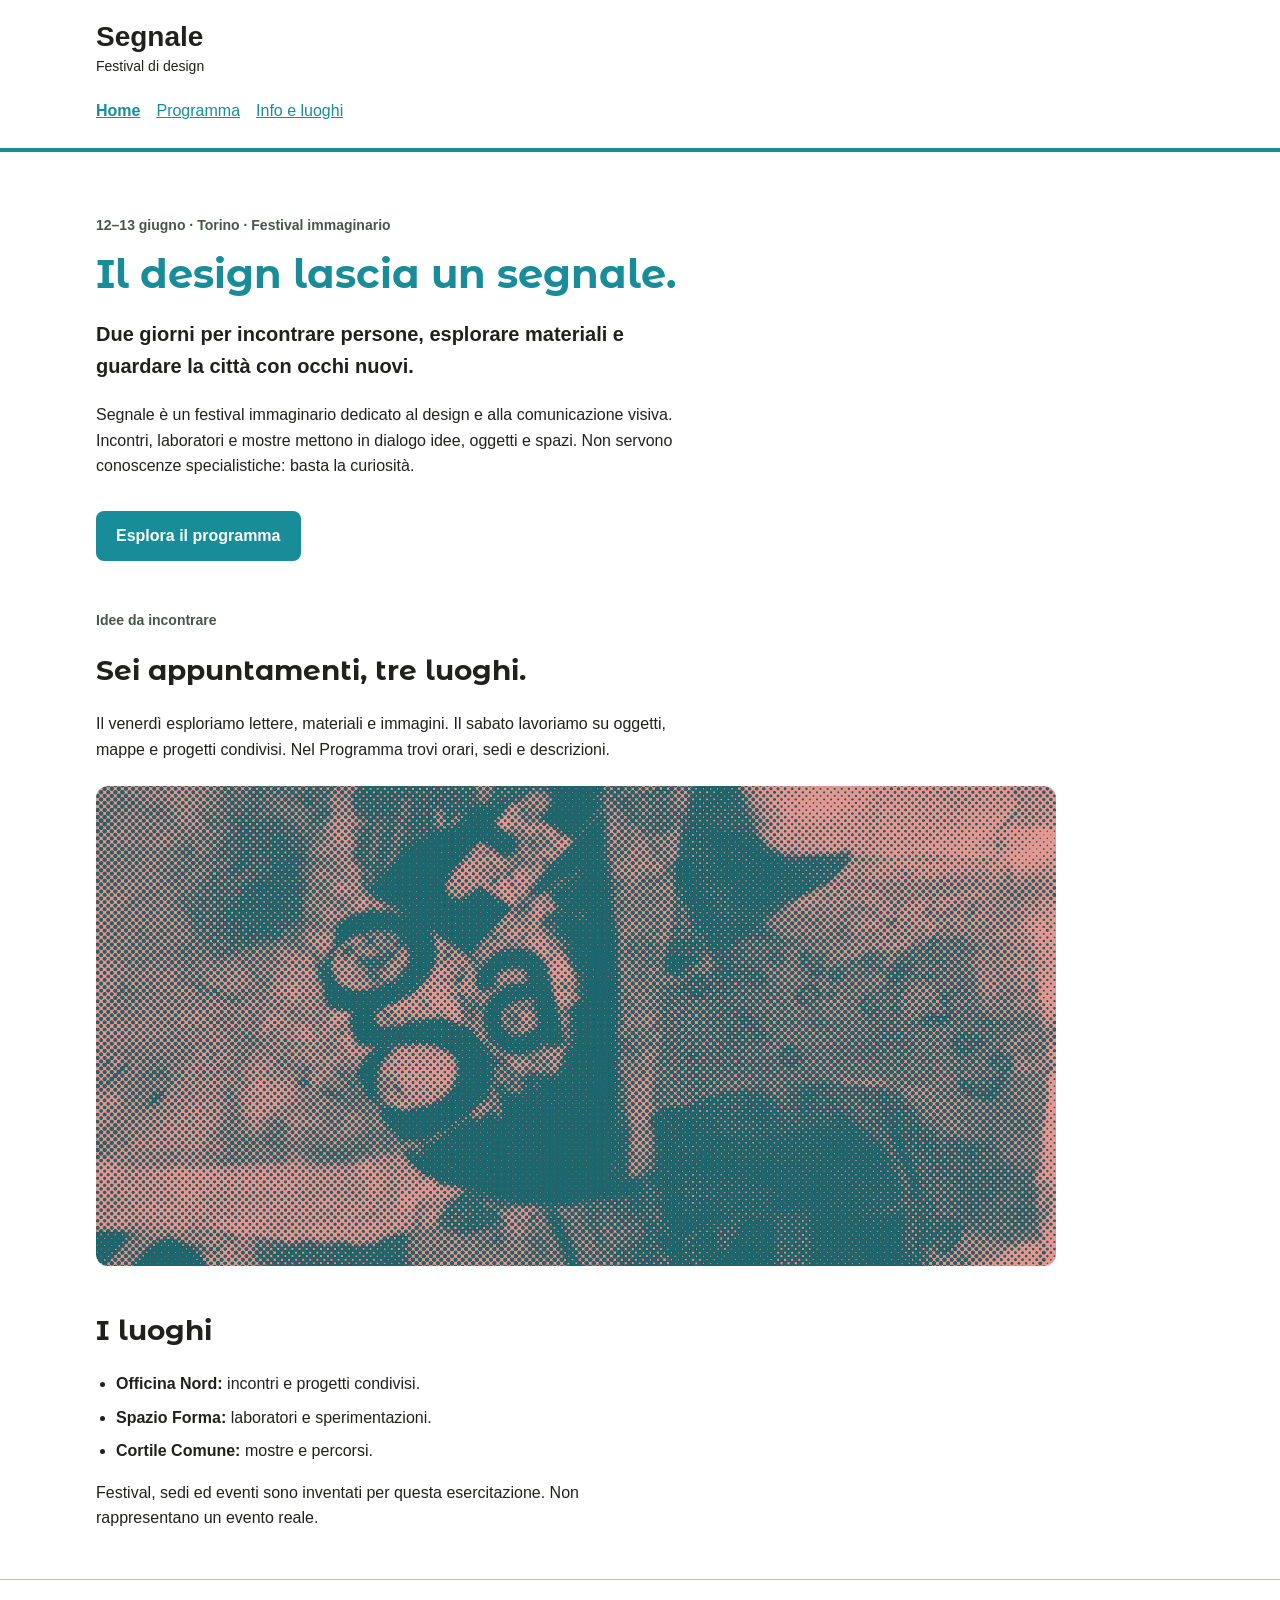
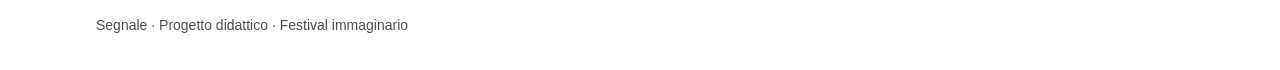
<file: index.html>
<!doctype html>
<html lang="it">
<head>
  <meta charset="utf-8">
  <meta name="viewport" content="width=device-width, initial-scale=1">
  <title>Segnale — Festival di design</title>
 <link rel="preconnect" href="https://fonts.googleapis.com">
<link rel="preconnect" href="https://fonts.gstatic.com" crossorigin>
<link href="https://fonts.googleapis.com/css2?family=Google+Sans+Flex:opsz,wght@6..100,300&family=Montserrat+Alternates:wght@700&display=swap" rel="stylesheet">
 <link rel="stylesheet" href="style.css">
</head>
<body>
  <a class="skip-link" href="#contenuto">Vai al contenuto</a>
  <header class="site-header">
    <div class="container">
      <a class="brand" href="index.html">Segnale<span>Festival di design</span></a>
      <nav aria-label="Navigazione principale">
  <a href="index.html" aria-current="page">Home</a>
  <a href="programma.html">Programma</a>
  <a href="info.html">Info e luoghi</a>
</nav>
    </div>
  </header>

  <main id="contenuto" class="container">
    <section class="intro" aria-labelledby="titolo-home">
      <p class="eyebrow">12–13 giugno · Torino · Festival immaginario</p>
      <h1 id="titolo-home">Il design lascia un segnale.</h1>
      <p class="lead">Due giorni per incontrare persone, esplorare materiali e guardare la città con occhi nuovi.</p>
      <p class="reading-text">Segnale è un festival immaginario dedicato al design e alla comunicazione visiva. Incontri, laboratori e mostre mettono in dialogo idee, oggetti e spazi. Non servono conoscenze specialistiche: basta la curiosità.</p>
      <!-- Da completare: anche questo collegamento deve aprire il Programma. -->
      <a class="button-link" href="programma.html">Esplora il programma</a>
    </section>

    <section class="content-section" aria-labelledby="titolo-festival">
      <p class="eyebrow">Idee da incontrare</p>
      <h2 id="titolo-festival">Sei appuntamenti, tre luoghi.</h2>
      <p class="reading-text">Il venerdì esploriamo lettere, materiali e immagini. Il sabato lavoriamo su oggetti, mappe e progetti condivisi. Nel Programma trovi orari, sedi e descrizioni.</p>
      <img class="festival-image" src="assets/sostituzioni/festival.jpg" alt="Composizione artistica di carte sovrapposte, ritagli e texture colorate" width="1200" height="600">
    </section>

    <section class="content-section" aria-labelledby="titolo-luoghi">
      <h2 id="titolo-luoghi">I luoghi</h2>
      <ul class="venues">
        <li><strong>Officina Nord:</strong> incontri e progetti condivisi.</li>
        <li><strong>Spazio Forma:</strong> laboratori e sperimentazioni.</li>
        <li><strong>Cortile Comune:</strong> mostre e percorsi.</li>
      </ul>
      <p class="reading-text">Festival, sedi ed eventi sono inventati per questa esercitazione. Non rappresentano un evento reale.</p>
    </section>
  </main>

  <footer class="site-footer"><div class="container"><p>Segnale · Progetto didattico · Festival immaginario</p></div></footer>
</body>
</html>
</file>
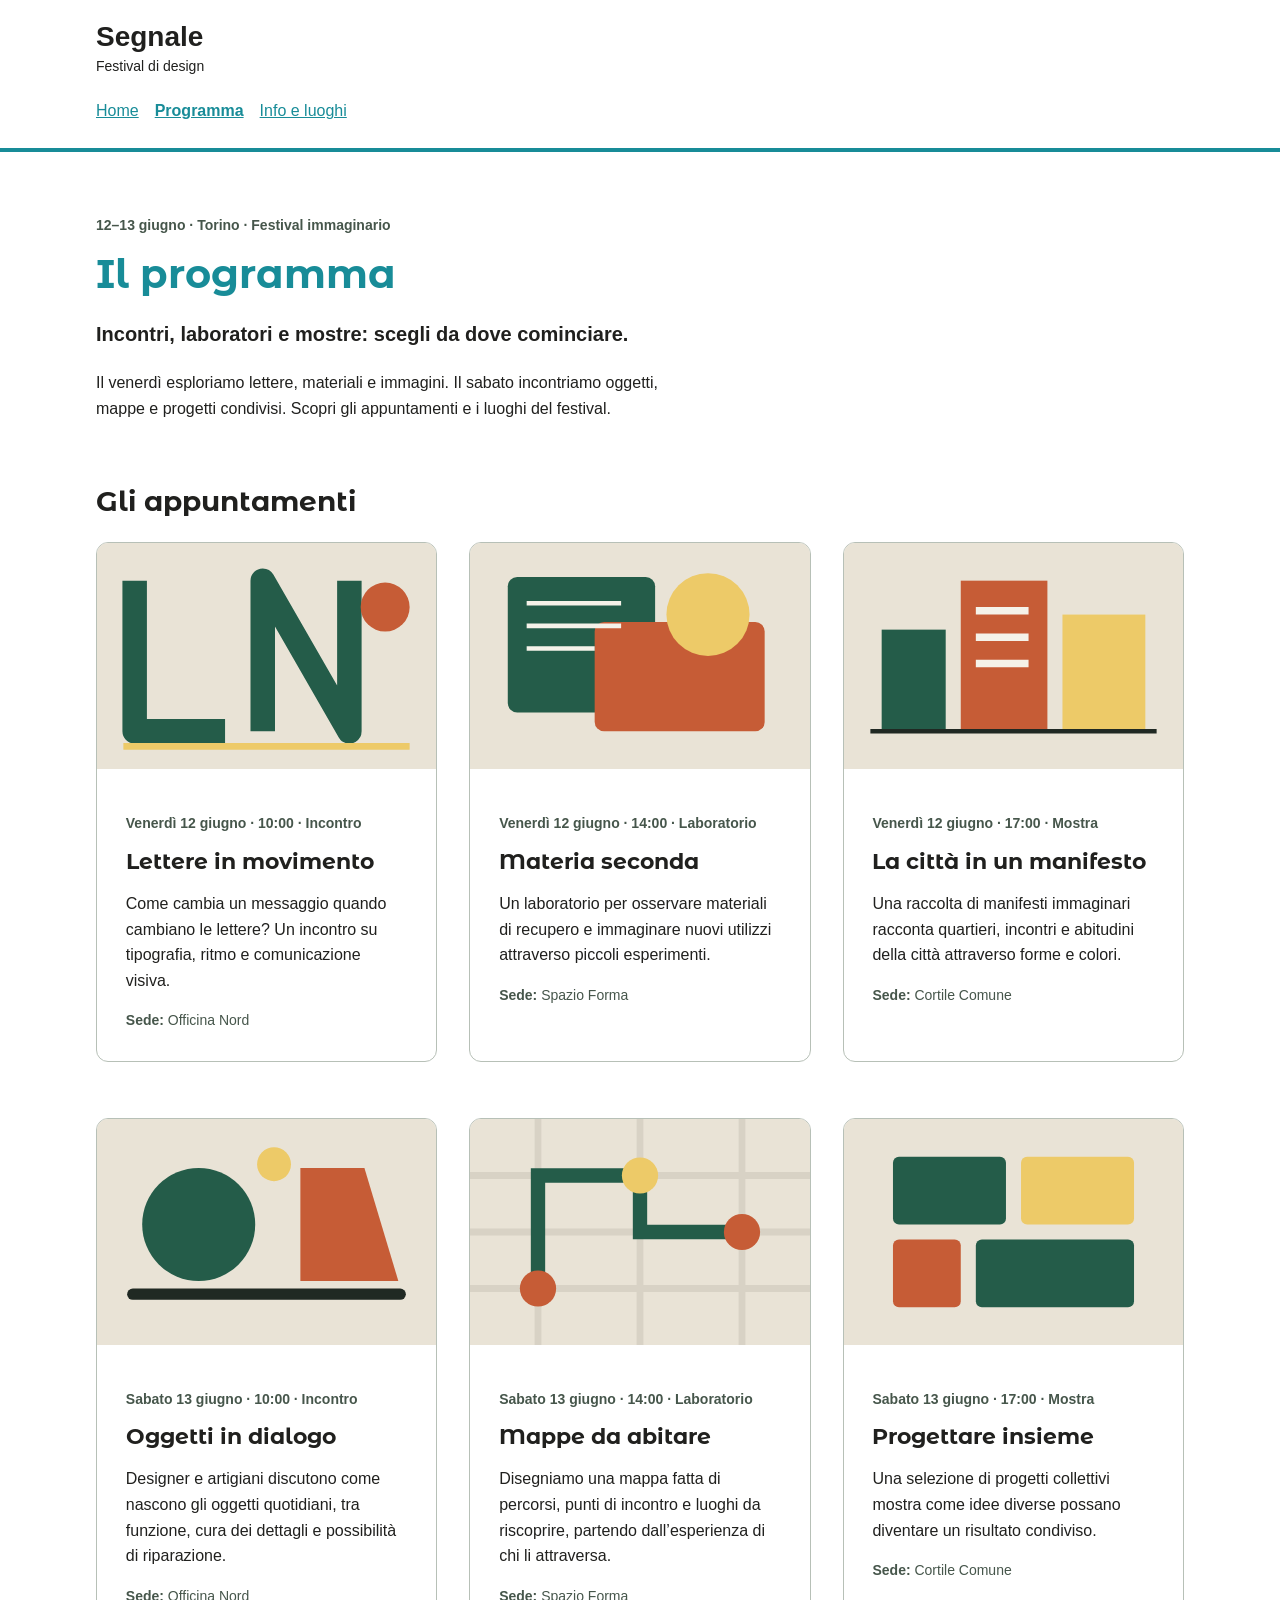
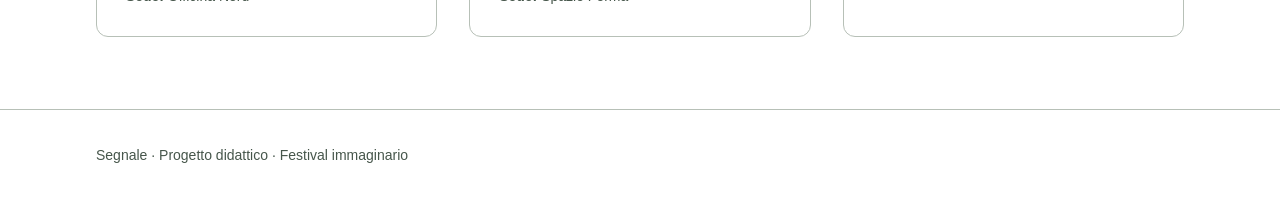
<file: programma.html>
<!doctype html>
<html lang="it">
<head>
  <meta charset="utf-8">
  <meta name="viewport" content="width=device-width, initial-scale=1">
  <title>Programma — Segnale</title>
  <link rel="preconnect" href="https://fonts.googleapis.com">
<link rel="preconnect" href="https://fonts.gstatic.com" crossorigin>
<link href="https://fonts.googleapis.com/css2?family=Google+Sans+Flex:opsz,wght@6..100,300&family=Montserrat+Alternates:wght@700&display=swap" rel="stylesheet">
  <link rel="stylesheet" href="style.css">
</head>
<body>
  <a class="skip-link" href="#contenuto">Vai al contenuto</a>
  <header class="site-header">
    <div class="container">
      <a class="brand" href="index.html">Segnale<span>Festival di design</span></a>
    <nav aria-label="Navigazione principale">
  <a href="index.html">Home</a>
  <a href="programma.html" aria-current="page">Programma</a>
  <a href="info.html">Info e luoghi</a>
</nav>
    </div>
  </header>

  <main id="contenuto" class="container">
    <section class="intro" aria-labelledby="titolo-programma">
      <p class="eyebrow">12–13 giugno · Torino · Festival immaginario</p>
      <h1 id="titolo-programma">Il programma</h1>
      <p class="lead">Incontri, laboratori e mostre: scegli da dove cominciare.</p>
      <p class="reading-text">Il venerdì esploriamo lettere, materiali e immagini. Il sabato incontriamo oggetti, mappe e progetti condivisi. Scopri gli appuntamenti e i luoghi del festival.</p>
    </section>

    <section class="content-section" aria-labelledby="titolo-eventi">
      <h2 id="titolo-eventi">Gli appuntamenti</h2>
      <div class="event-grid">
        <article class="event-card">
          <img src="assets/lettere-in-movimento.svg" alt="Lettere geometriche disposte su una griglia" width="900" height="600">
          <div class="event-body">
            <p class="event-meta">Venerdì 12 giugno · 10:00 · Incontro</p>
            <h3>Lettere in movimento</h3>
            <p>Come cambia un messaggio quando cambiano le lettere? Un incontro su tipografia, ritmo e comunicazione visiva.</p>
            <p class="event-place"><strong>Sede:</strong> Officina Nord</p>
          </div>
        </article>
        <article class="event-card">
          <img src="assets/materia-seconda.svg" alt="Forme sovrapposte che richiamano campioni di materiali" width="900" height="600">
          <div class="event-body">
            <p class="event-meta">Venerdì 12 giugno · 14:00 · Laboratorio</p>
            <h3>Materia seconda</h3>
            <p>Un laboratorio per osservare materiali di recupero e immaginare nuovi utilizzi attraverso piccoli esperimenti.</p>
            <p class="event-place"><strong>Sede:</strong> Spazio Forma</p>
          </div>
        </article>
        <article class="event-card">
  <img src="assets/citta-manifesto.svg" alt="Rettangoli colorati compongono una città astratta." width="900" height="600">
  <div class="event-body">
    <p class="event-meta">Venerdì 12 giugno · 17:00 · Mostra</p>
    <h3>La città in un manifesto</h3>
    <p>Una raccolta di manifesti immaginari racconta quartieri, incontri e abitudini della città attraverso forme e colori.</p>
    <p class="event-place"><strong>Sede:</strong> Cortile Comune</p>
  </div>
</article>

<article class="event-card">
  <img src="assets/oggetti-dialogo.svg" alt="Due forme geometriche si fronteggiano sopra una linea comune." width="900" height="600">
  <div class="event-body">
    <p class="event-meta">Sabato 13 giugno · 10:00 · Incontro</p>
    <h3>Oggetti in dialogo</h3>
    <p>Designer e artigiani discutono come nascono gli oggetti quotidiani, tra funzione, cura dei dettagli e possibilità di riparazione.</p>
    <p class="event-place"><strong>Sede:</strong> Officina Nord</p>
  </div>
</article>

<article class="event-card">
  <img src="assets/mappe-abitare.svg" alt="Un percorso collega tre punti su una mappa geometrica." width="900" height="600">
  <div class="event-body">
    <p class="event-meta">Sabato 13 giugno · 14:00 · Laboratorio</p>
    <h3>Mappe da abitare</h3>
    <p>Disegniamo una mappa fatta di percorsi, punti di incontro e luoghi da riscoprire, partendo dall’esperienza di chi li attraversa.</p>
    <p class="event-place"><strong>Sede:</strong> Spazio Forma</p>
  </div>
</article>

<article class="event-card">
  <img src="assets/progettare-insieme.svg" alt="Moduli di colori diversi si incastrano in una composizione comune." width="900" height="600">
  <div class="event-body">
    <p class="event-meta">Sabato 13 giugno · 17:00 · Mostra</p>
    <h3>Progettare insieme</h3>
    <p>Una selezione di progetti collettivi mostra come idee diverse possano diventare un risultato condiviso.</p>
    <p class="event-place"><strong>Sede:</strong> Cortile Comune</p>
  </div>
</article>

      </div>
    </section>
  </main>

  <footer class="site-footer"><div class="container"><p>Segnale · Progetto didattico · Festival immaginario</p></div></footer>
</body>
</html>
</file>
<file: style.css>
/* Stile iniziale: tipografia, colori e variabili CSS sono già predisposti.
   Lavoreremo su collegamenti, CSS condiviso e disposizione delle schede. */

/* Scelte comuni: ogni regola usa var() per richiamarne il valore. */
:root {
  --colore-primario: #188c98;
  --colore-primario-scuro: #1c666e;
  --colore-sfondo: #ffffff;
  --colore-testo: #20201e;
  --font-testo: "Google Sans Flex", Arial, sans-serif;
  --font-titoli: "Montserrat Alternates", Arial, sans-serif;
}

* {
  box-sizing: border-box;
}

body {
  margin: 0;
  background: var(--colore-sfondo);
  color: var(--colore-testo);
  font-family: var(--font-testo);
  font-size: 1rem;
   font-weight: 300;
  line-height: 1.6;
}

a {
  color: var(--colore-primario);
}

a:hover {
  text-decoration-thickness: 3px;
}

a:focus-visible {
  outline: 3px solid var(--colore-testo);
  outline-offset: 4px;
}

.container {
  width: 92%;
  max-width: 68rem;
  margin: 0 auto;
}

.site-header {
  padding: 1.25rem 0;
  border-bottom: 4px solid var(--colore-primario);
}

.brand {
  display: inline-block;
  color: var(--colore-testo);
  font-size: 1.75rem;
  font-weight: bold;
  line-height: 1.2;
  text-decoration: none;
}

.brand span {
  display: block;
  margin-top: 0.25rem;
  font-size: 0.875rem;
  font-weight: normal;
}

nav {
  margin-top: 1rem;
}

nav a {
  display: inline-block;
  margin-right: 1rem;
  padding: 0.25rem 0;
}

nav a[aria-current="page"] {
  font-weight: bold;
}

.intro {
  padding: 3rem 0 1rem;
}

.eyebrow,
.event-meta {
  color: #46564b;
  font-size: 0.875rem;
  font-weight: bold;
}

h1,
h2,
h3 {
  font-family: var(--font-titoli);
  font-weight: 700;
  line-height: 1.2;
}

h1 {
  color: var(--colore-primario);
  max-width: 18ch;
  margin: 0.75rem 0 1.25rem;
  font-size: 2.5rem;
}

h2 {
  font-size: 1.75rem;
}

h3 {
  margin: 0.5rem 0 0.75rem;
  font-size: 1.375rem;
}

.lead {
  max-width: 48ch;
  font-size: 1.25rem;
  font-weight: 600;
}

.reading-text {
  max-width: 65ch;
}

.button-link {
  display: inline-block;
  margin-top: 1rem;
  padding: 0.75rem 1.25rem;
  border-radius: 0.5rem;
  background: var(--colore-primario);
  color: #ffffff;
  font-weight: bold;
  text-decoration: none;
}

.button-link:hover {
  background: var(--colore-primario-scuro);
}

.content-section {
  margin: 2rem 0 3rem;
}

.festival-image {
  display: block;
  width: 100%;
   max-width: 60rem;
  aspect-ratio: 2 / 1;
  height: auto;
  margin-top: 1.5rem;
  border-radius: 0.75rem;
   object-fit: cover;
}

.venues {
  padding-left: 1.25rem;
}

.venues li {
  margin-bottom: 0.5rem;
}

.event-grid {
  display: grid;
  grid-template-columns: minmax(0, 1fr);
  gap: 2rem;
}

.event-card {
  margin-bottom: 1.5rem;
  overflow: hidden;
  border: 1px solid #b7c0b7;
  border-radius: 0.75rem;
  background: #ffffff;
}

.event-card img {
  display: block;
  width: 100%;
  height: auto;
}

.event-body {
  padding: 1.8rem;
}

.event-body p:last-child {
  margin-bottom: 0;
}

.event-place {
  color: #46564b;
  font-size: 0.875rem;
}

.site-footer {
  padding: 1.25rem 0;
  border-top: 1px solid #b7c0b7;
  color: #46564b;
  font-size: 0.875rem;
}

.skip-link {
  position: absolute;
  top: -6rem;
  left: 1rem;
  padding: 0.75rem 1rem;
  background: #ffffff;
  color: var(--colore-testo);
}

.skip-link:focus {
  top: 1rem;
}

@media (min-width: 600px) {
  .event-grid {
    grid-template-columns: repeat(2, minmax(0, 1fr));
  }
}

@media (min-width: 64rem) {
  .event-grid {
    grid-template-columns: repeat(3, minmax(0, 1fr));
  }
}

#titolo-home {
  max-width: none;
  white-space: normal;
}

.luoghi-swiper {
  max-width: 54rem;
  overflow: hidden;
  border-radius: 0.75rem;
  background: #ffffff;
}

.luoghi-swiper .swiper-slide {
  margin: 0;
}

.luoghi-swiper .swiper-slide img {
  display: block;
  width: 100%;
  height: auto;
  aspect-ratio: 3 / 2;
  object-fit: cover;
}

.luoghi-swiper figcaption {
  padding: 1rem 4rem;
}

.swiper-controls {
  display: flex;
  justify-content: space-between;
  padding: 0 1rem 1rem;
}

.luoghi-swiper .swiper-button-prev,
.luoghi-swiper .swiper-button-next {
  position: static;
  width: 2.75rem;
  height: 2.75rem;
  margin: 0;
  border: 2px solid var(--colore-primario);
  border-radius: 50%;
  background: #ffffff;
  color: var(--colore-primario);
}

.luoghi-swiper .swiper-button-prev::after,
.luoghi-swiper .swiper-button-next::after {
  font-size: 1rem;
  font-weight: bold;
}

.luoghi-swiper .swiper-button-prev:focus-visible,
.luoghi-swiper .swiper-button-next:focus-visible {
  outline: 3px solid var(--colore-testo);
  outline-offset: 3px;
}

.map-frame {
  width: 100%;
  overflow: hidden;
  border-radius: 0.75rem;
}

.map-frame iframe {
  display: block;
  width: 100%;
  height: 28rem;
  border: 0;
}

.venue-addresses {
  padding-left: 1.25rem;
}

.venue-addresses li {
  margin-bottom: 1rem;
}

@media (max-width: 400px) {
  .map-frame iframe {
    height: 22rem;
  }
}

.site-header {
  position: sticky;
  top: 0;
  z-index: 1000;
  background: var(--colore-sfondo);
}

nav {
  display: flex;
  flex-direction: column;
  align-items: flex-start;
  gap: 0.25rem 1rem;
  margin-top: 1rem;
}

nav a {
  display: block;
  margin-right: 0;
  padding: 0.25rem 0;
  overflow-wrap: anywhere;
}

@media (min-width: 600px) {
  nav {
    flex-direction: row;
    flex-wrap: wrap;
    align-items: center;
  }
}

.venues strong,
.venue-addresses strong {
  font-weight: 600;
}
</file>
